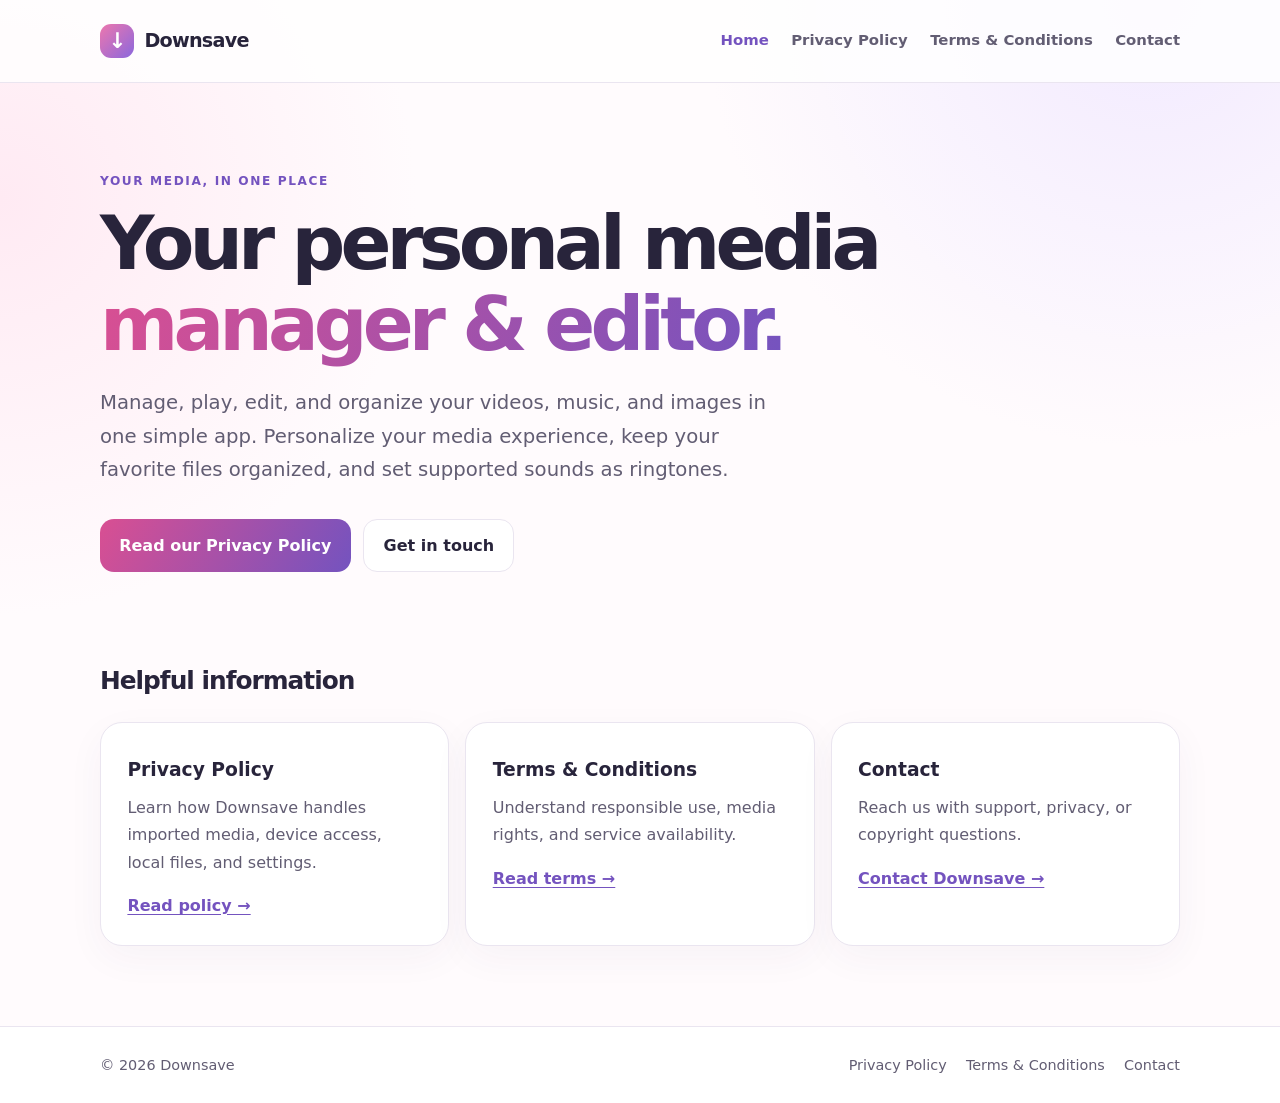
<file: index.html>
<!doctype html>
<html lang="en"><head><meta charset="utf-8"><meta name="viewport" content="width=device-width, initial-scale=1"><meta name="description" content="Downsave is your personal media manager and editor for videos, music, and images on your device. Find our legal and contact information."><title>Downsave | Media, organized</title><link rel="icon" href="assets/favicon.svg" type="image/svg+xml"><link rel="stylesheet" href="assets/site.css"></head>
<body><a class="skip" href="#main">Skip to content</a><header class="site-header"><div class="wrap header-inner"><a class="brand" href="./" aria-label="Downsave home"><span class="brand-mark" aria-hidden="true">↓</span>Downsave</a><nav class="nav" aria-label="Main navigation"><a href="./" aria-current="page">Home</a><a href="privacy/">Privacy Policy</a><a href="terms/">Terms &amp; Conditions</a><a href="contact/">Contact</a></nav></div></header>
<main id="main"><section class="hero"><div class="wrap"><span class="eyebrow">Your media, in one place</span><h1>Your personal media<br><span class="gradient-text">manager &amp; editor.</span></h1><p class="lead">Manage, play, edit, and organize your videos, music, and images in one simple app. Personalize your media experience, keep your favorite files organized, and set supported sounds as ringtones.</p><div class="actions"><a class="button primary" href="privacy/">Read our Privacy Policy</a><a class="button" href="contact/">Get in touch</a></div></div></section><section class="section"><div class="wrap"><h2 class="section-title">Helpful information</h2><div class="grid"><article class="card"><h3>Privacy Policy</h3><p>Learn how Downsave handles imported media, device access, local files, and settings.</p><a href="privacy/">Read policy →</a></article><article class="card"><h3>Terms &amp; Conditions</h3><p>Understand responsible use, media rights, and service availability.</p><a href="terms/">Read terms →</a></article><article class="card"><h3>Contact</h3><p>Reach us with support, privacy, or copyright questions.</p><a href="contact/">Contact Downsave →</a></article></div></div></section></main>
<footer class="site-footer"><div class="wrap footer-inner"><span>© 2026 Downsave</span><nav class="footer-links" aria-label="Footer navigation"><a href="privacy/">Privacy Policy</a><a href="terms/">Terms &amp; Conditions</a><a href="contact/">Contact</a></nav></div></footer></body></html>
</file>
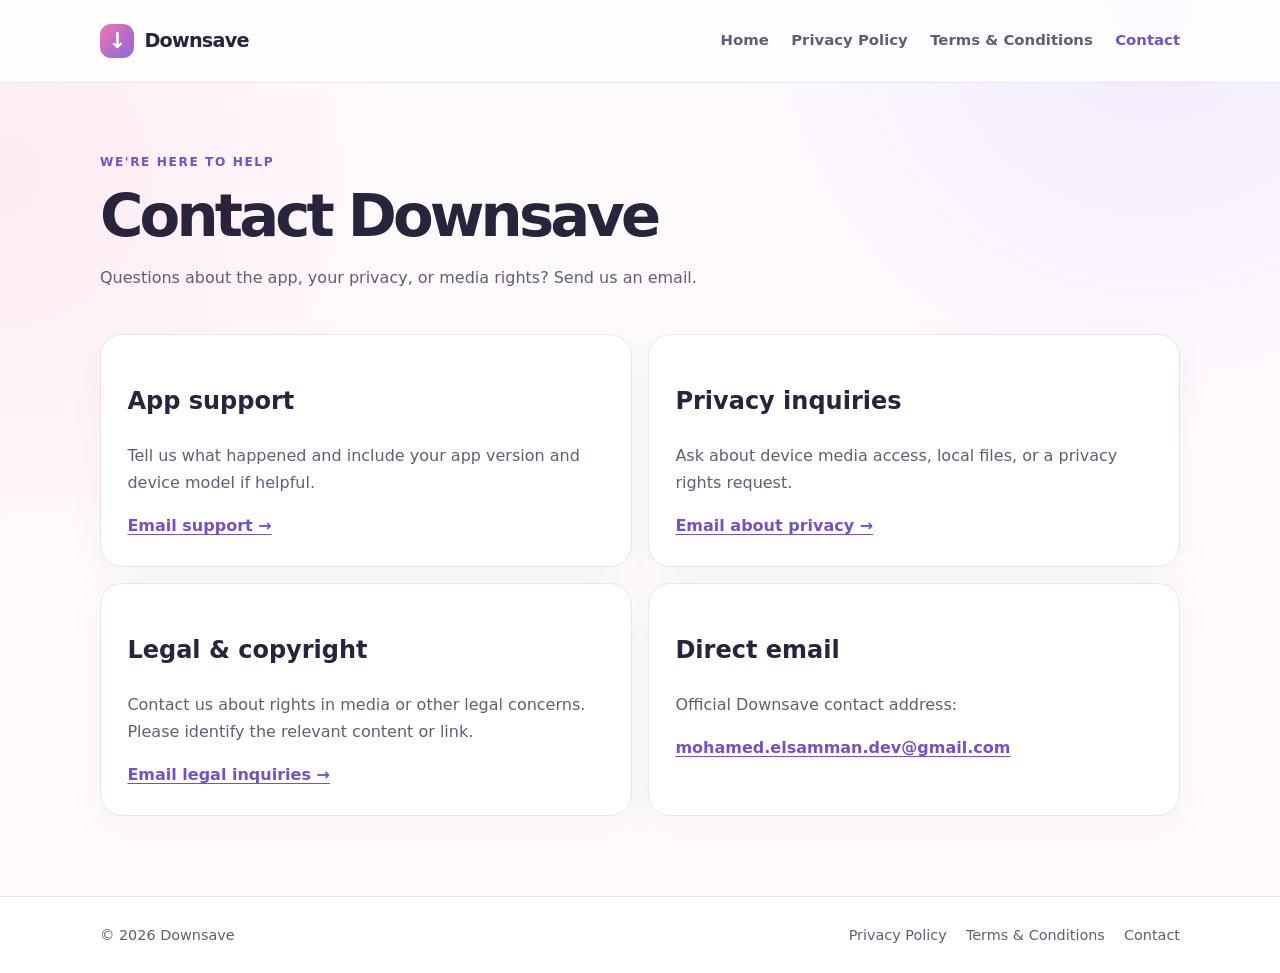
<file: contact/index.html>
<!doctype html>
<html lang="en"><head><meta charset="utf-8"><meta name="viewport" content="width=device-width, initial-scale=1"><meta name="description" content="Contact Downsave for app support, privacy, legal, or copyright inquiries."><title>Contact | Downsave</title><link rel="icon" href="../assets/favicon.svg" type="image/svg+xml"><link rel="stylesheet" href="../assets/site.css"></head>
<body><a class="skip" href="#main">Skip to content</a><header class="site-header"><div class="wrap header-inner"><a class="brand" href="../" aria-label="Downsave home"><span class="brand-mark" aria-hidden="true">↓</span>Downsave</a><nav class="nav" aria-label="Main navigation"><a href="../">Home</a><a href="../privacy/">Privacy Policy</a><a href="../terms/">Terms &amp; Conditions</a><a href="./" aria-current="page">Contact</a></nav></div></header>
<main id="main"><div class="wrap"><header class="page-head"><span class="eyebrow">We're here to help</span><h1>Contact Downsave</h1><p>Questions about the app, your privacy, or media rights? Send us an email.</p></header><div class="contact-grid"><section class="card"><h2>App support</h2><p>Tell us what happened and include your app version and device model if helpful.</p><a href="mailto:mohamed.elsamman.dev@gmail.com?subject=Downsave%20support">Email support →</a></section><section class="card"><h2>Privacy inquiries</h2><p>Ask about device media access, local files, or a privacy rights request.</p><a href="mailto:mohamed.elsamman.dev@gmail.com?subject=Downsave%20privacy%20inquiry">Email about privacy →</a></section><section class="card"><h2>Legal &amp; copyright</h2><p>Contact us about rights in media or other legal concerns. Please identify the relevant content or link.</p><a href="mailto:mohamed.elsamman.dev@gmail.com?subject=Downsave%20legal%20inquiry">Email legal inquiries →</a></section><section class="card"><h2>Direct email</h2><p>Official Downsave contact address:</p><a href="mailto:mohamed.elsamman.dev@gmail.com">mohamed.elsamman.dev@gmail.com</a></section></div></div></main><footer class="site-footer"><div class="wrap footer-inner"><span>© 2026 Downsave</span><nav class="footer-links" aria-label="Footer navigation"><a href="../privacy/">Privacy Policy</a><a href="../terms/">Terms &amp; Conditions</a><a href="../contact/">Contact</a></nav></div></footer></body></html>
</file>
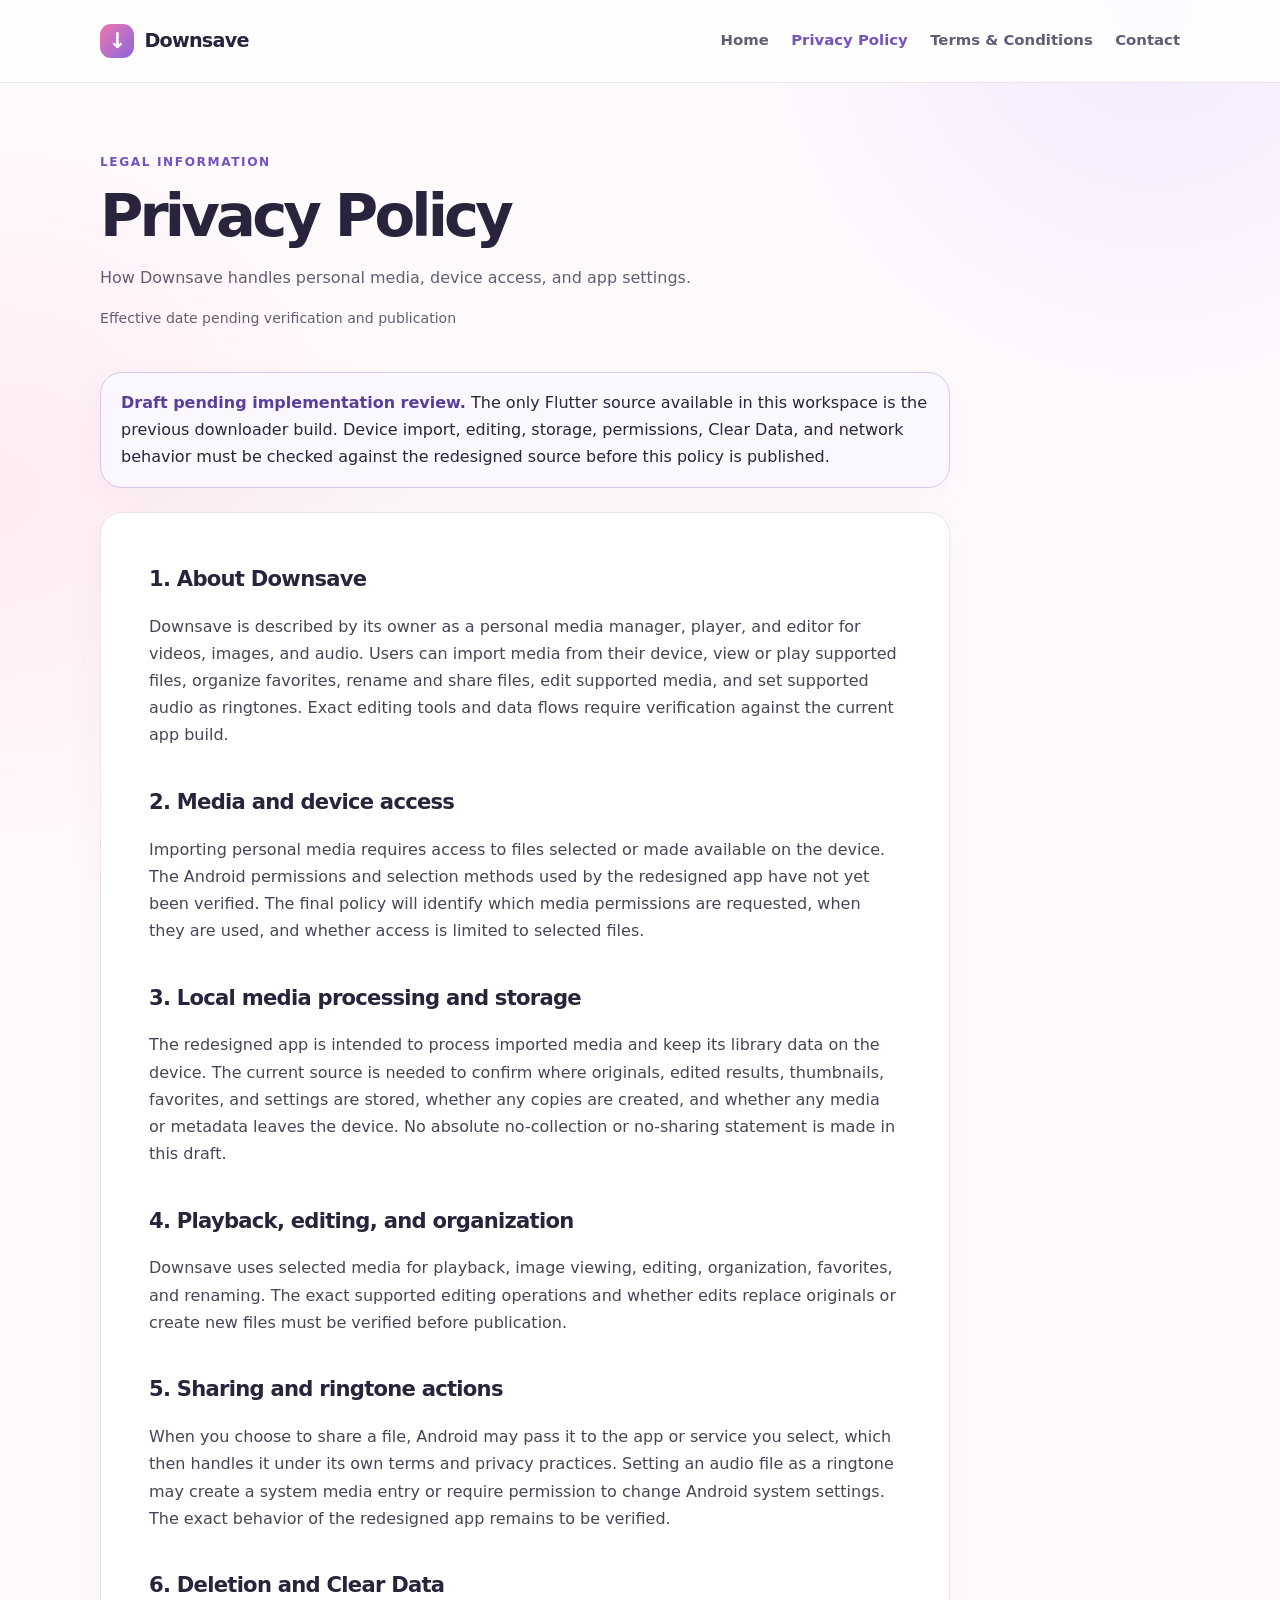
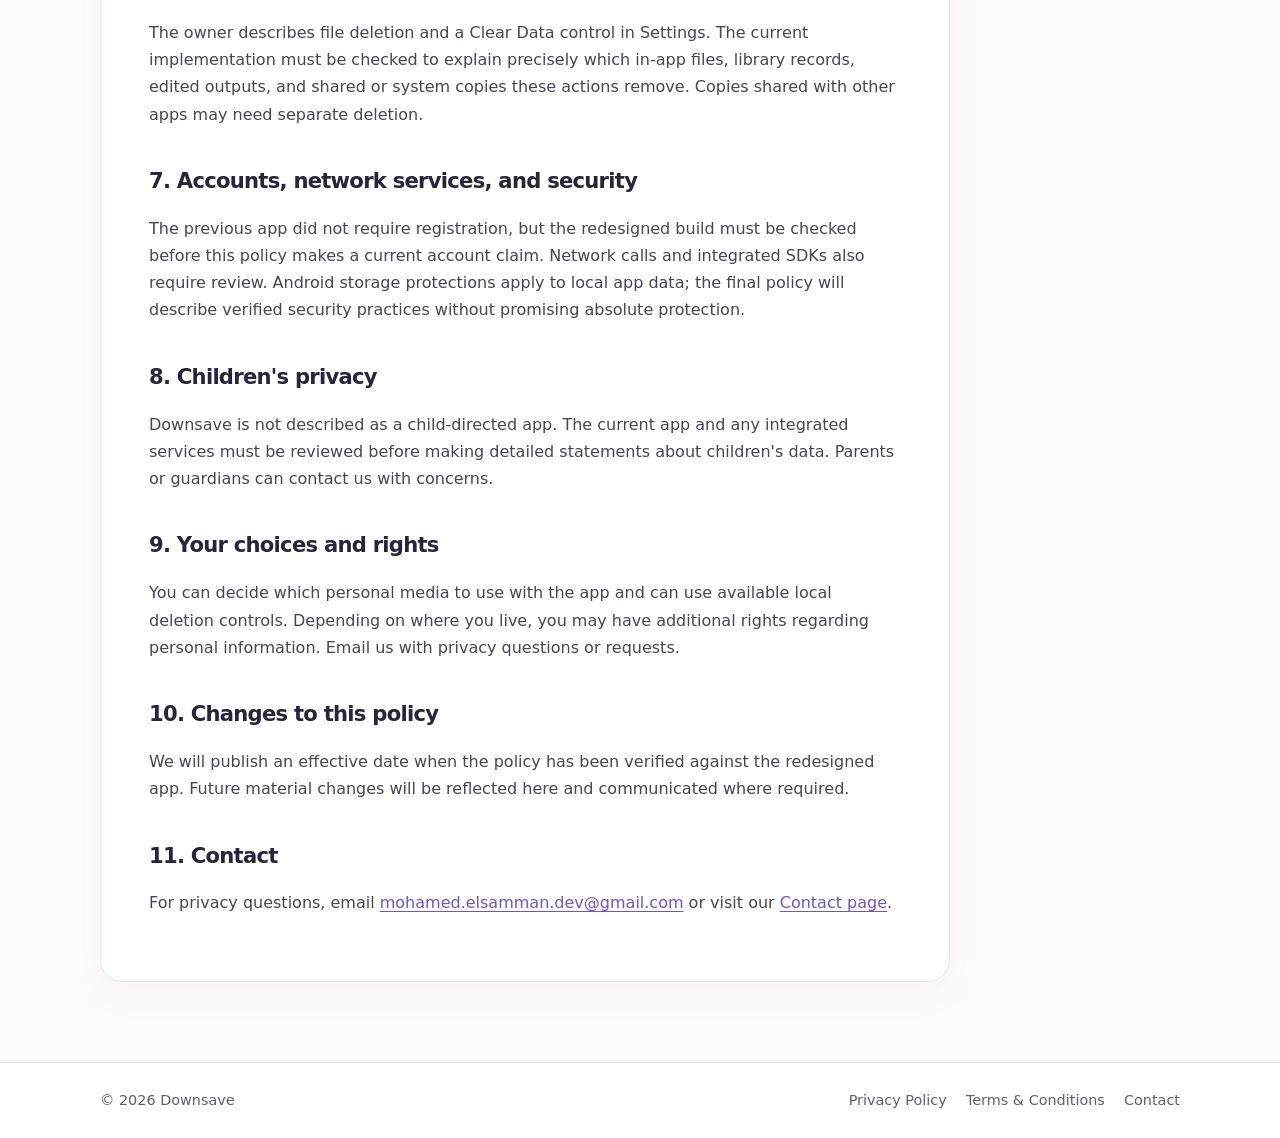
<file: privacy/index.html>
<!doctype html>
<html lang="en"><head><meta charset="utf-8"><meta name="viewport" content="width=device-width, initial-scale=1"><meta name="description" content="Draft Downsave Privacy Policy for the redesigned personal media manager and editor."><title>Privacy Policy | Downsave</title><link rel="icon" href="../assets/favicon.svg" type="image/svg+xml"><link rel="stylesheet" href="../assets/site.css"></head>
<body><a class="skip" href="#main">Skip to content</a><header class="site-header"><div class="wrap header-inner"><a class="brand" href="../" aria-label="Downsave home"><span class="brand-mark" aria-hidden="true">↓</span>Downsave</a><nav class="nav" aria-label="Main navigation"><a href="../">Home</a><a href="./" aria-current="page">Privacy Policy</a><a href="../terms/">Terms &amp; Conditions</a><a href="../contact/">Contact</a></nav></div></header>
<main id="main"><div class="wrap"><header class="page-head"><span class="eyebrow">Legal information</span><h1>Privacy Policy</h1><p>How Downsave handles personal media, device access, and app settings.</p><p class="meta">Effective date pending verification and publication</p></header><aside class="notice"><strong>Draft pending implementation review.</strong> The only Flutter source available in this workspace is the previous downloader build. Device import, editing, storage, permissions, Clear Data, and network behavior must be checked against the redesigned source before this policy is published.</aside><article class="document"><h2>1. About Downsave</h2><p>Downsave is described by its owner as a personal media manager, player, and editor for videos, images, and audio. Users can import media from their device, view or play supported files, organize favorites, rename and share files, edit supported media, and set supported audio as ringtones. Exact editing tools and data flows require verification against the current app build.</p>
<h2>2. Media and device access</h2><p>Importing personal media requires access to files selected or made available on the device. The Android permissions and selection methods used by the redesigned app have not yet been verified. The final policy will identify which media permissions are requested, when they are used, and whether access is limited to selected files.</p>
<h2>3. Local media processing and storage</h2><p>The redesigned app is intended to process imported media and keep its library data on the device. The current source is needed to confirm where originals, edited results, thumbnails, favorites, and settings are stored, whether any copies are created, and whether any media or metadata leaves the device. No absolute no-collection or no-sharing statement is made in this draft.</p>
<h2>4. Playback, editing, and organization</h2><p>Downsave uses selected media for playback, image viewing, editing, organization, favorites, and renaming. The exact supported editing operations and whether edits replace originals or create new files must be verified before publication.</p>
<h2>5. Sharing and ringtone actions</h2><p>When you choose to share a file, Android may pass it to the app or service you select, which then handles it under its own terms and privacy practices. Setting an audio file as a ringtone may create a system media entry or require permission to change Android system settings. The exact behavior of the redesigned app remains to be verified.</p>
<h2>6. Deletion and Clear Data</h2><p>The owner describes file deletion and a Clear Data control in Settings. The current implementation must be checked to explain precisely which in-app files, library records, edited outputs, and shared or system copies these actions remove. Copies shared with other apps may need separate deletion.</p>
<h2>7. Accounts, network services, and security</h2><p>The previous app did not require registration, but the redesigned build must be checked before this policy makes a current account claim. Network calls and integrated SDKs also require review. Android storage protections apply to local app data; the final policy will describe verified security practices without promising absolute protection.</p>
<h2>8. Children's privacy</h2><p>Downsave is not described as a child-directed app. The current app and any integrated services must be reviewed before making detailed statements about children's data. Parents or guardians can contact us with concerns.</p>
<h2>9. Your choices and rights</h2><p>You can decide which personal media to use with the app and can use available local deletion controls. Depending on where you live, you may have additional rights regarding personal information. Email us with privacy questions or requests.</p>
<h2>10. Changes to this policy</h2><p>We will publish an effective date when the policy has been verified against the redesigned app. Future material changes will be reflected here and communicated where required.</p>
<h2>11. Contact</h2><p>For privacy questions, email <a href="mailto:mohamed.elsamman.dev@gmail.com">mohamed.elsamman.dev@gmail.com</a> or visit our <a href="../contact/">Contact page</a>.</p></article></div></main><footer class="site-footer"><div class="wrap footer-inner"><span>© 2026 Downsave</span><nav class="footer-links" aria-label="Footer navigation"><a href="../privacy/">Privacy Policy</a><a href="../terms/">Terms &amp; Conditions</a><a href="../contact/">Contact</a></nav></div></footer></body></html>
</file>
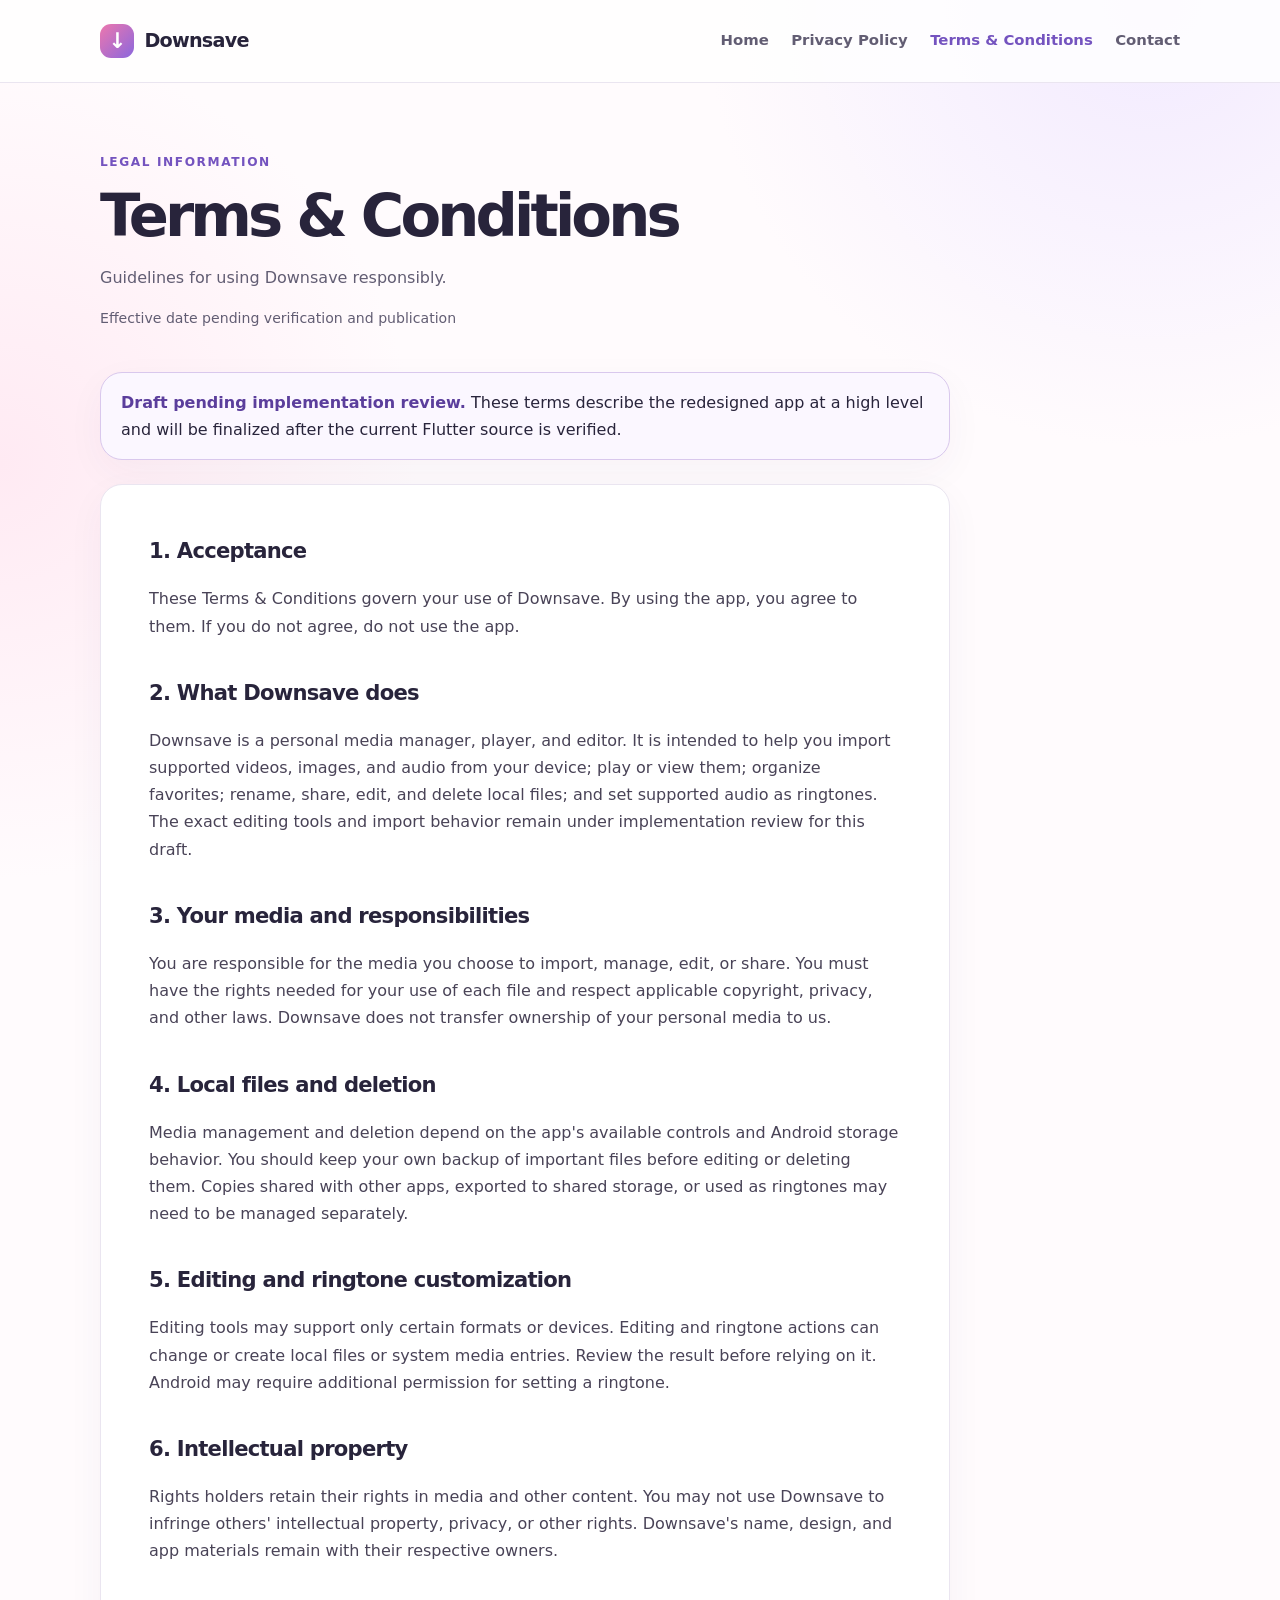
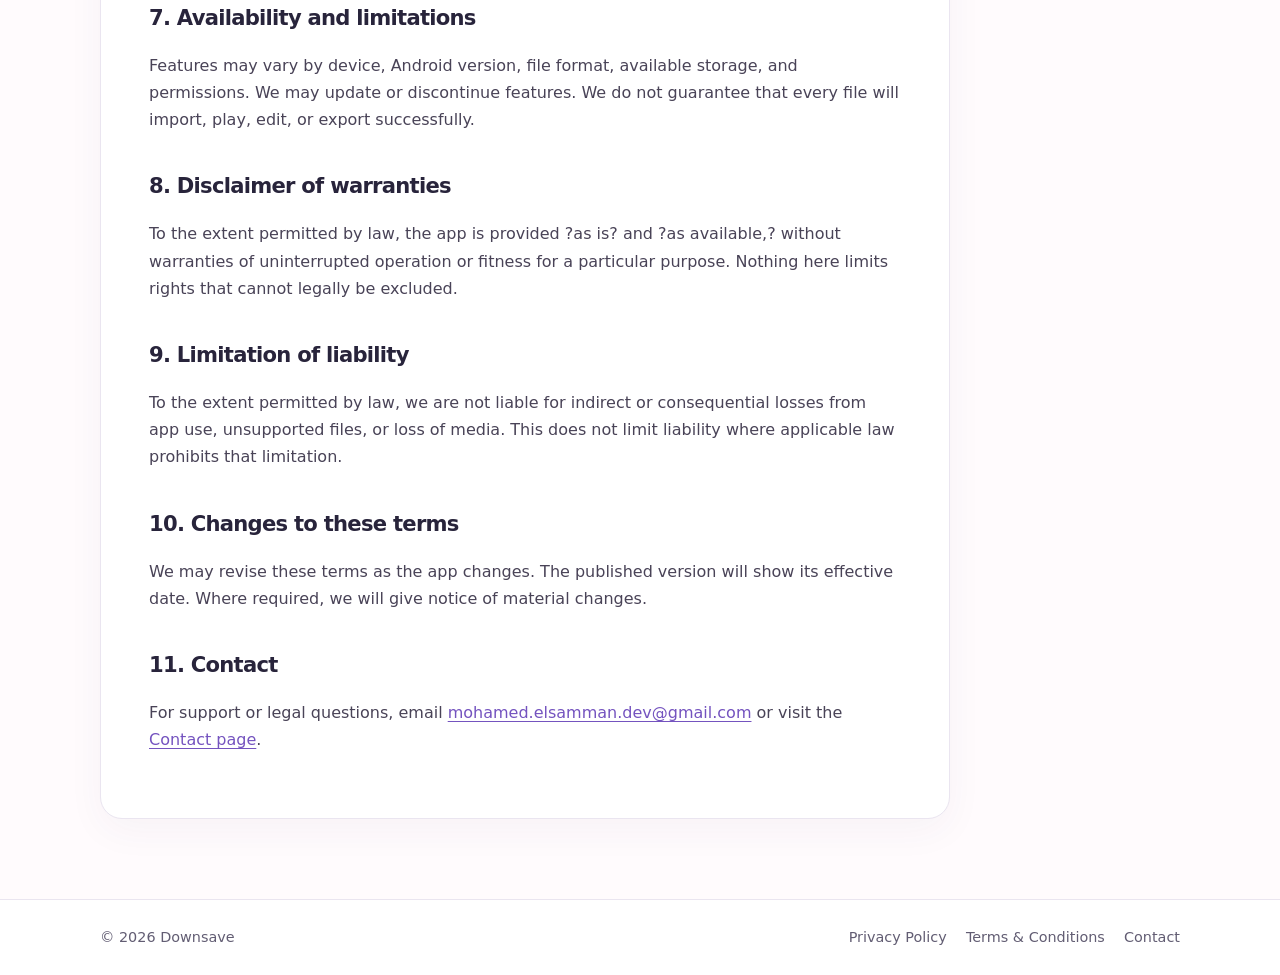
<file: terms/index.html>
<!doctype html>
<html lang="en"><head><meta charset="utf-8"><meta name="viewport" content="width=device-width, initial-scale=1"><meta name="description" content="Downsave Terms and Conditions for responsible use of the media manager, player, and editor."><title>Terms &amp; Conditions | Downsave</title><link rel="icon" href="../assets/favicon.svg" type="image/svg+xml"><link rel="stylesheet" href="../assets/site.css"></head>
<body><a class="skip" href="#main">Skip to content</a><header class="site-header"><div class="wrap header-inner"><a class="brand" href="../" aria-label="Downsave home"><span class="brand-mark" aria-hidden="true">↓</span>Downsave</a><nav class="nav" aria-label="Main navigation"><a href="../">Home</a><a href="../privacy/">Privacy Policy</a><a href="./" aria-current="page">Terms &amp; Conditions</a><a href="../contact/">Contact</a></nav></div></header>
<main id="main"><div class="wrap"><header class="page-head"><span class="eyebrow">Legal information</span><h1>Terms &amp; Conditions</h1><p>Guidelines for using Downsave responsibly.</p><p class="meta">Effective date pending verification and publication</p></header><aside class="notice"><strong>Draft pending implementation review.</strong> These terms describe the redesigned app at a high level and will be finalized after the current Flutter source is verified.</aside><article class="document"><h2>1. Acceptance</h2><p>These Terms &amp; Conditions govern your use of Downsave. By using the app, you agree to them. If you do not agree, do not use the app.</p>
<h2>2. What Downsave does</h2><p>Downsave is a personal media manager, player, and editor. It is intended to help you import supported videos, images, and audio from your device; play or view them; organize favorites; rename, share, edit, and delete local files; and set supported audio as ringtones. The exact editing tools and import behavior remain under implementation review for this draft.</p>
<h2>3. Your media and responsibilities</h2><p>You are responsible for the media you choose to import, manage, edit, or share. You must have the rights needed for your use of each file and respect applicable copyright, privacy, and other laws. Downsave does not transfer ownership of your personal media to us.</p>
<h2>4. Local files and deletion</h2><p>Media management and deletion depend on the app's available controls and Android storage behavior. You should keep your own backup of important files before editing or deleting them. Copies shared with other apps, exported to shared storage, or used as ringtones may need to be managed separately.</p>
<h2>5. Editing and ringtone customization</h2><p>Editing tools may support only certain formats or devices. Editing and ringtone actions can change or create local files or system media entries. Review the result before relying on it. Android may require additional permission for setting a ringtone.</p>
<h2>6. Intellectual property</h2><p>Rights holders retain their rights in media and other content. You may not use Downsave to infringe others' intellectual property, privacy, or other rights. Downsave's name, design, and app materials remain with their respective owners.</p>
<h2>7. Availability and limitations</h2><p>Features may vary by device, Android version, file format, available storage, and permissions. We may update or discontinue features. We do not guarantee that every file will import, play, edit, or export successfully.</p>
<h2>8. Disclaimer of warranties</h2><p>To the extent permitted by law, the app is provided ?as is? and ?as available,? without warranties of uninterrupted operation or fitness for a particular purpose. Nothing here limits rights that cannot legally be excluded.</p>
<h2>9. Limitation of liability</h2><p>To the extent permitted by law, we are not liable for indirect or consequential losses from app use, unsupported files, or loss of media. This does not limit liability where applicable law prohibits that limitation.</p>
<h2>10. Changes to these terms</h2><p>We may revise these terms as the app changes. The published version will show its effective date. Where required, we will give notice of material changes.</p>
<h2>11. Contact</h2><p>For support or legal questions, email <a href="mailto:mohamed.elsamman.dev@gmail.com">mohamed.elsamman.dev@gmail.com</a> or visit the <a href="../contact/">Contact page</a>.</p></article></div></main><footer class="site-footer"><div class="wrap footer-inner"><span>© 2026 Downsave</span><nav class="footer-links" aria-label="Footer navigation"><a href="../privacy/">Privacy Policy</a><a href="../terms/">Terms &amp; Conditions</a><a href="../contact/">Contact</a></nav></div></footer></body></html>
</file>
<file: assets/site.css>
:root{color-scheme:light;--ink:#28243b;--muted:#625d73;--line:#eae5f0;--pink:#d94f92;--purple:#7453bf;--bg:#fffbfd;--card:#fff;--max:1080px}
*{box-sizing:border-box}html{scroll-behavior:smooth}body{margin:0;background:radial-gradient(circle at 90% 0%,#f2eaff 0,transparent 28rem),radial-gradient(circle at 0% 18%,#ffeaf3 0,transparent 26rem),var(--bg);color:var(--ink);font:16px/1.7 system-ui,-apple-system,"Segoe UI",sans-serif}a{color:var(--purple);text-underline-offset:.2em}a:hover{color:var(--pink)}a:focus-visible{outline:3px solid var(--purple);outline-offset:4px;border-radius:4px}.skip{position:absolute;top:-4rem;left:1rem;background:#fff;padding:.5rem 1rem;z-index:10}.skip:focus{top:1rem}.wrap{width:min(calc(100% - 2.5rem),var(--max));margin-inline:auto}.site-header{border-bottom:1px solid var(--line);background:rgba(255,255,255,.83)}.header-inner{display:flex;justify-content:space-between;align-items:center;gap:1.5rem;min-height:82px}.brand{display:inline-flex;align-items:center;gap:.65rem;color:var(--ink);text-decoration:none;font-size:1.2rem;font-weight:800;letter-spacing:-.04em}.brand-mark{display:grid;place-items:center;width:34px;height:34px;border-radius:11px;background:linear-gradient(135deg,#ed77ae,#8b67dd);color:#fff;font-size:1.35rem;line-height:1}.nav{display:flex;flex-wrap:wrap;gap:.3rem 1.4rem}.nav a{color:var(--muted);font-weight:600;text-decoration:none;font-size:.93rem}.nav a:hover,.nav a[aria-current=page]{color:var(--purple)}main{min-height:60vh}.hero{padding:5.2rem 0 4.2rem}.eyebrow{display:inline-block;color:var(--purple);font-size:.76rem;font-weight:800;letter-spacing:.13em;text-transform:uppercase}.hero h1,.page-head h1{font-size:clamp(2.5rem,6vw,4.7rem);line-height:1.08;letter-spacing:-.065em;margin:.6rem 0 1.3rem}.gradient-text{background:linear-gradient(110deg,var(--pink),var(--purple));background-clip:text;color:transparent}.lead{color:var(--muted);font-size:clamp(1.08rem,2vw,1.23rem);max-width:670px}.actions{display:flex;flex-wrap:wrap;gap:.8rem;margin-top:2rem}.button{display:inline-flex;align-items:center;justify-content:center;padding:.75rem 1.2rem;border:1px solid var(--line);border-radius:14px;background:#fff;color:var(--ink);font-weight:700;text-decoration:none;transition:transform .18s,box-shadow .18s}.button:hover{transform:translateY(-2px);box-shadow:0 10px 25px #6d4f9a18;color:var(--purple)}.button.primary{border:0;background:linear-gradient(120deg,var(--pink),var(--purple));color:#fff}.section{padding:0 0 5rem}.section-title{font-size:1.55rem;letter-spacing:-.04em}.grid{display:grid;grid-template-columns:repeat(3,minmax(0,1fr));gap:1rem}.card,.document,.notice{background:var(--card);border:1px solid var(--line);border-radius:22px;box-shadow:0 12px 38px #4734660b}.card{padding:1.65rem}.card h3{margin:.3rem 0 .5rem;font-size:1.17rem}.card p{color:var(--muted);margin:0 0 1rem}.card a{font-weight:700}.page-head{padding:4rem 0 1.7rem}.page-head h1{font-size:clamp(2.3rem,5vw,3.7rem);margin-bottom:.6rem}.page-head p{color:var(--muted);max-width:760px}.document{padding:clamp(1.4rem,4vw,3rem);margin-bottom:5rem;max-width:850px}.document h2{font-size:1.32rem;letter-spacing:-.035em;margin:2.2rem 0 .55rem}.document h2:first-child{margin-top:0}.document p,.document li{color:#494357}.document ul{padding-left:1.3rem}.document li+li{margin-top:.4rem}.notice{padding:1rem 1.25rem;margin-bottom:1.5rem;max-width:850px;border-color:#d9c8ed;background:#fbf7ff}.notice strong{color:#5b3e9c}.meta{font-size:.88rem;color:var(--muted)}.contact-grid{display:grid;grid-template-columns:repeat(2,minmax(0,1fr));gap:1rem;margin:0 0 5rem}.site-footer{border-top:1px solid var(--line);background:#fff}.footer-inner{display:flex;justify-content:space-between;gap:1rem;align-items:center;flex-wrap:wrap;padding:1.6rem 0;color:var(--muted);font-size:.9rem}.footer-links{display:flex;flex-wrap:wrap;gap:1.2rem}.footer-links a{color:var(--muted);text-decoration:none}.footer-links a:hover{color:var(--purple)}@media(max-width:680px){.header-inner{align-items:flex-start;flex-direction:column;padding:1rem 0;gap:.55rem}.nav{gap:.35rem 1rem}.nav a{font-size:.87rem}.hero{padding:3.6rem 0}.grid,.contact-grid{grid-template-columns:1fr}.page-head{padding-top:3rem}.document{margin-bottom:3rem}.footer-inner{align-items:flex-start;flex-direction:column}}@media(prefers-reduced-motion:reduce){html{scroll-behavior:auto}.button{transition:none}}
</file>
